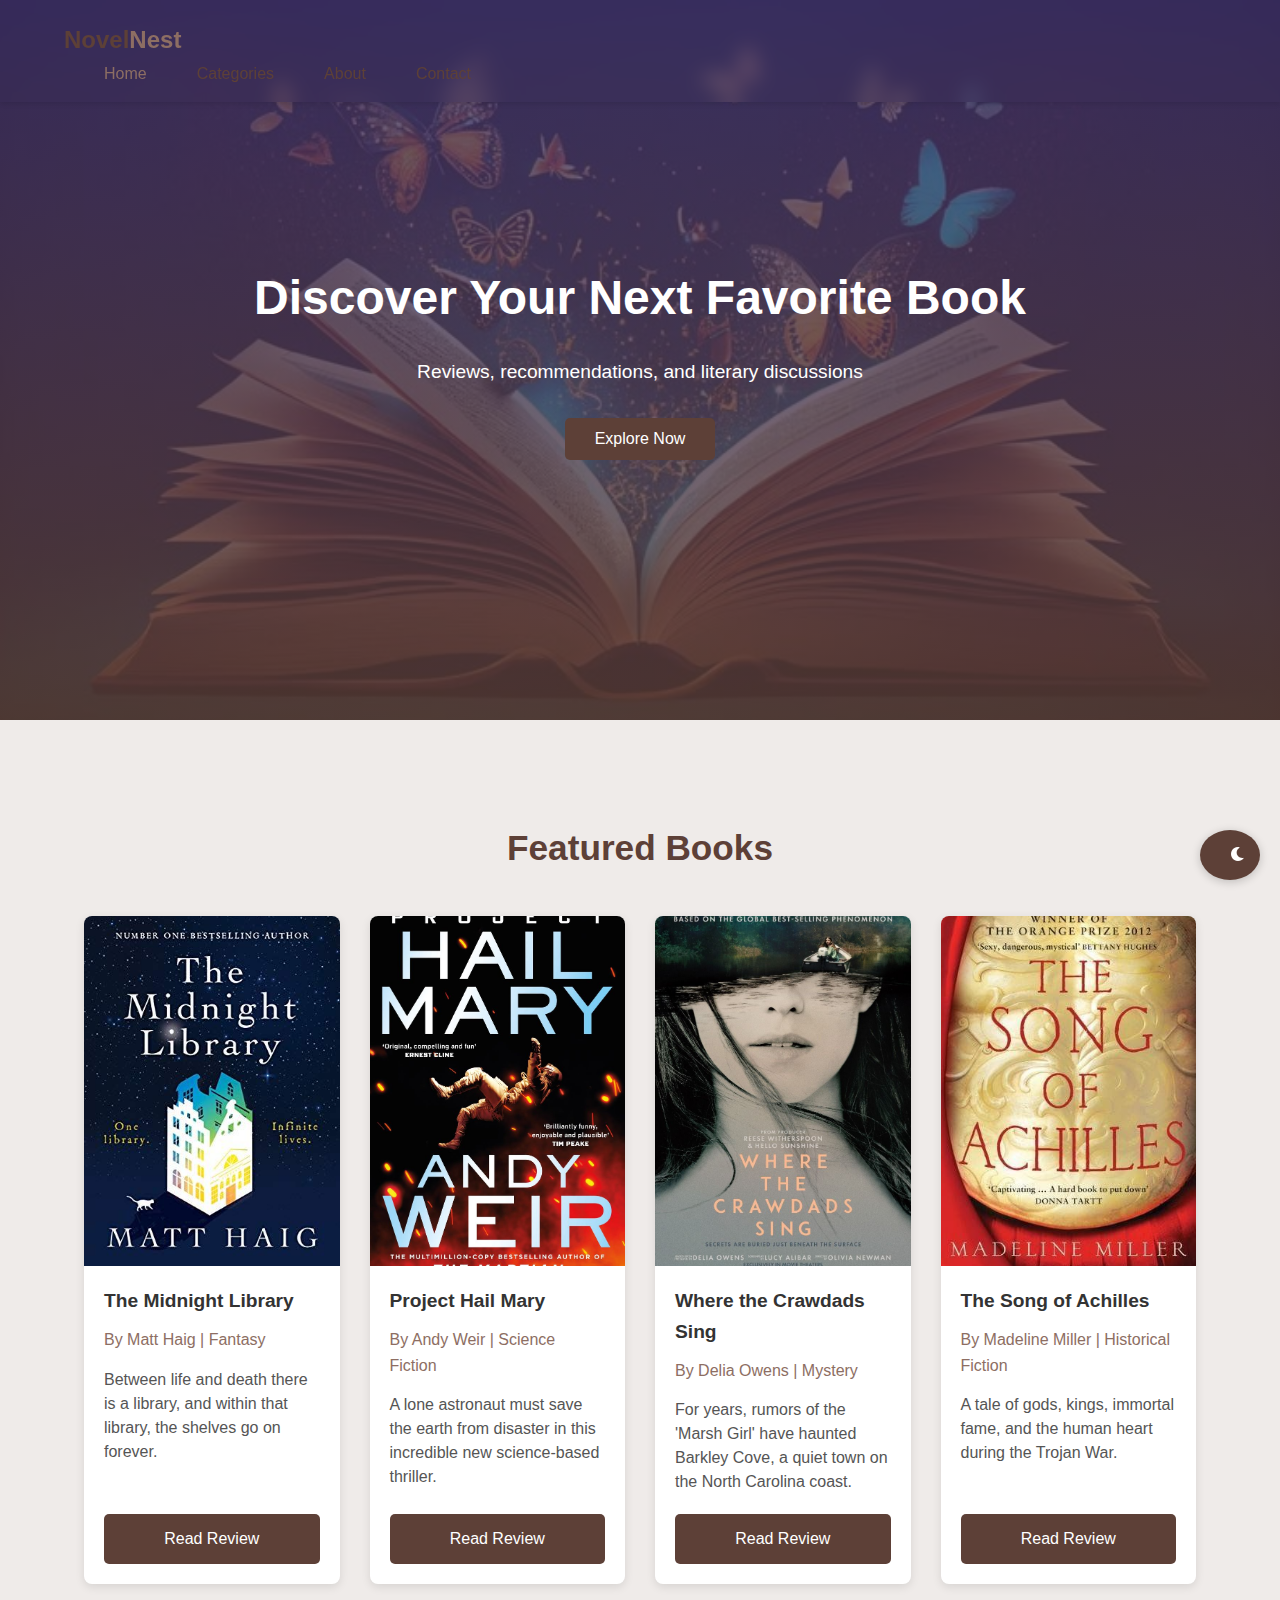
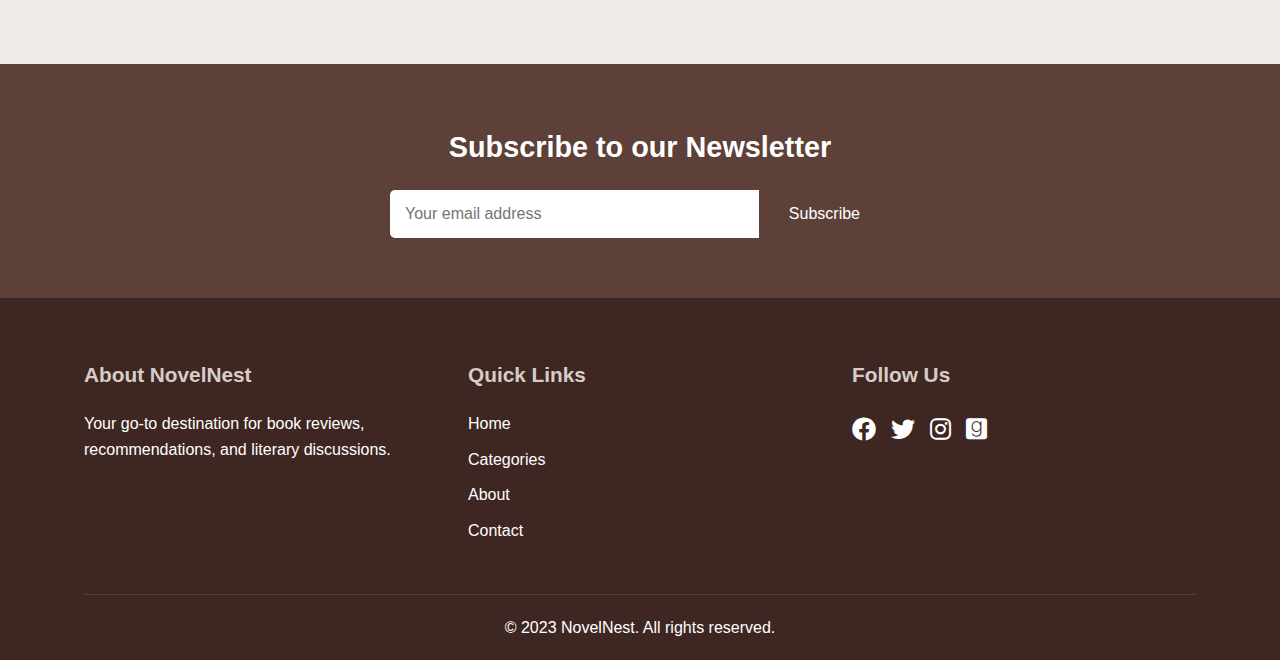
<file: index.html>
<!DOCTYPE html>
<html lang="en">
<head>
    <meta charset="UTF-8">
    <meta name="viewport" content="width=device-width, initial-scale=1.0">
    <title>NovelNest - Your Book Haven</title>
    <link rel="stylesheet" href="styles.css">
    <link rel="stylesheet" href="https://cdnjs.cloudflare.com/ajax/libs/font-awesome/6.0.0-beta3/css/all.min.css">
</head>
<body>
<header>
    <div class="container">
        <a href="index.html" class="logo">  <!-- Added link here -->
            <h1>Novel<span>Nest</span></h1>
        </a>
        <nav>
            <ul>
                <li><a href="index.html" class="active">Home</a></li>
                <li><a href="categories.html">Categories</a></li>
                <li><a href="about.html">About</a></li>
                <li><a href="contact.html">Contact</a></li>
            </ul>
            <div class="hamburger">
                <span></span>
                <span></span>
                <span></span>
            </div>
        </nav>
    </div>
</header>

    <section class="hero" >
        <div class="container">
            <h2>Discover Your Next Favorite Book</h2>
            <p>Reviews, recommendations, and literary discussions</p>
            <button id="exploreBtn">Explore Now</button>
        </div>
    </section>

    <section class="featured">
        <div class="container">
            <h2>Featured Books</h2>
            <div class="book-grid" id="featuredBooks">               
            </div>
        </div>
    </section>

    <section class="newsletter">
        <div class="container">
            <h3>Subscribe to our Newsletter</h3>
            <form id="newsletterForm">
                <input type="email" placeholder="Your email address" required>
                <button type="submit">Subscribe</button>
            </form>
        </div>
    </section>

    <footer>
        <div class="container">
            <div class="footer-content">
                <div class="footer-section about">
                    <h3>About NovelNest</h3>
                    <p>Your go-to destination for book reviews, recommendations, and literary discussions.</p>
                </div>
                <div class="footer-section links">
                    <h3>Quick Links</h3>
                    <ul>
                        <li><a href="index.html">Home</a></li>
                        <li><a href="categories.html">Categories</a></li>
                        <li><a href="about.html">About</a></li>
                        <li><a href="contact.html">Contact</a></li>
                    </ul>
                </div>
                <div class="footer-section social">
                    <h3>Follow Us</h3>
                    <div class="social-icons">
                        <a href="#"><i class="fab fa-facebook"></i></a>
                        <a href="#"><i class="fab fa-twitter"></i></a>
                        <a href="#"><i class="fab fa-instagram"></i></a>
                        <a href="#"><i class="fab fa-goodreads"></i></a>
                    </div>
                </div>
            </div>
            <div class="footer-bottom">
                <p>&copy; 2023 NovelNest. All rights reserved.</p>
            </div>
        </div>
    </footer>

    <script src="script.js"></script>
    <script src="dark-mode.js"></script>
</body>
</html>
</file>
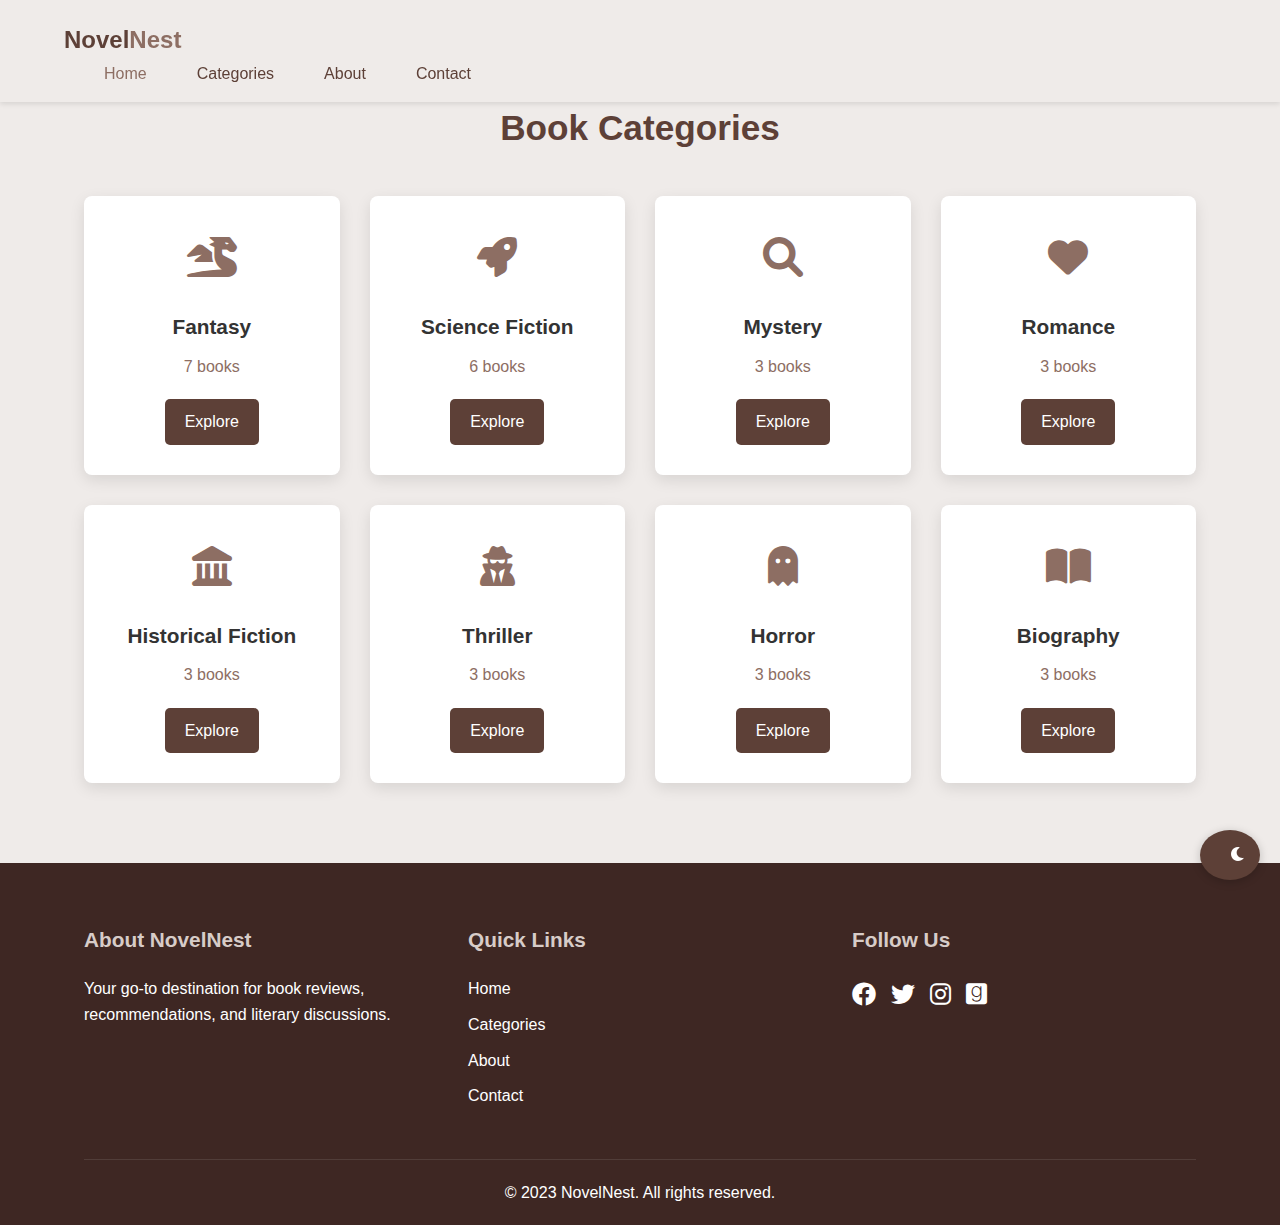
<file: categories.html>
<!DOCTYPE html>
<html lang="en">
<head>
    <meta charset="UTF-8">
    <meta name="viewport" content="width=device-width, initial-scale=1.0">
    <title>NovelNest - Your Book Haven</title>
    <link rel="stylesheet" href="styles.css">
    <link rel="stylesheet" href="https://cdnjs.cloudflare.com/ajax/libs/font-awesome/6.0.0-beta3/css/all.min.css">
</head>
<body>
    <header>
    <div class="container">
        <a href="index.html" class="logo">  <!-- Added link here -->
            <h1>Novel<span>Nest</span></h1>
        </a>
        <nav>
            <ul>
                <li><a href="index.html" class="active">Home</a></li>
                <li><a href="categories.html">Categories</a></li>
                <li><a href="about.html">About</a></li>
                <li><a href="contact.html">Contact</a></li>
            </ul>
            <div class="hamburger">
                <span></span>
                <span></span>
                <span></span>
            </div>
        </nav>
    </div>
</header>

    <section class="categories">
        <div class="container">
            <h2>Book Categories</h2>
            <div class="category-grid" id="categoryGrid">
                <!-- Categories will be loaded via JavaScript -->
            </div>
        </div>
    </section>

    <footer>
        <div class="container">
            <div class="footer-content">
                <div class="footer-section about">
                    <h3>About NovelNest</h3>
                    <p>Your go-to destination for book reviews, recommendations, and literary discussions.</p>
                </div>
                <div class="footer-section links">
                    <h3>Quick Links</h3>
                    <ul>
                        <li><a href="index.html">Home</a></li>
                        <li><a href="categories.html">Categories</a></li>
                        <li><a href="about.html">About</a></li>
                        <li><a href="contact.html">Contact</a></li>
                    </ul>
                </div>
                <div class="footer-section social">
                    <h3>Follow Us</h3>
                    <div class="social-icons">
                        <a href="#"><i class="fab fa-facebook"></i></a>
                        <a href="#"><i class="fab fa-twitter"></i></a>
                        <a href="#"><i class="fab fa-instagram"></i></a>
                        <a href="#"><i class="fab fa-goodreads"></i></a>
                    </div>
                </div>
            </div>
            <div class="footer-bottom">
                <p>&copy; 2023 NovelNest. All rights reserved.</p>
            </div>
        </div>
    </footer>

    <script src="script.js"></script>
    <script>
        // Load categories
        document.addEventListener('DOMContentLoaded', function() {
            const categories = [
                { name: "Fantasy", count: 7, icon: "fa-dragon", id: "fantasy" },
                { name: "Science Fiction", count: 6, icon: "fa-rocket", id: "sci-fi" },
                { name: "Mystery", count: 3, icon: "fa-search", id: "mystery" },
                { name: "Romance", count: 3, icon: "fa-heart", id: "romance" },
                { name: "Historical Fiction", count: 3, icon: "fa-landmark", id: "historical" },
                { name: "Thriller", count: 3, icon: "fa-user-secret", id: "thriller" },
                { name: "Horror", count: 3, icon: "fa-ghost", id: "horror" },
                { name: "Biography", count: 3, icon: "fa-book-open", id: "biography" }
            ];
    
            const categoryGrid = document.getElementById('categoryGrid');
            
            categories.forEach(category => {
                const categoryCard = document.createElement('div');
                categoryCard.className = 'category-card';
                categoryCard.innerHTML = `
                    <div class="category-icon">
                        <i class="fas ${category.icon}"></i>
                    </div>
                    <h3>${category.name}</h3>
                    <p>${category.count} books</p>
                    <a href="categorybooks.html?category=${category.id}" class="btn">Explore</a>
                `;
                categoryGrid.appendChild(categoryCard);
            });
    
            // Add mobile menu functionality
            const hamburger = document.querySelector('.hamburger');
            const navMenu = document.querySelector('nav ul');
    
            hamburger.addEventListener('click', function() {
                this.classList.toggle('active');
                navMenu.classList.toggle('active');
            });
    
            document.querySelectorAll('nav ul li a').forEach(link => {
                link.addEventListener('click', () => {
                    hamburger.classList.remove('active');
                    navMenu.classList.remove('active');
                });
            });
        });
    </script>
    <script src="dark-mode.js"></script>
</body>
</html>
</file>
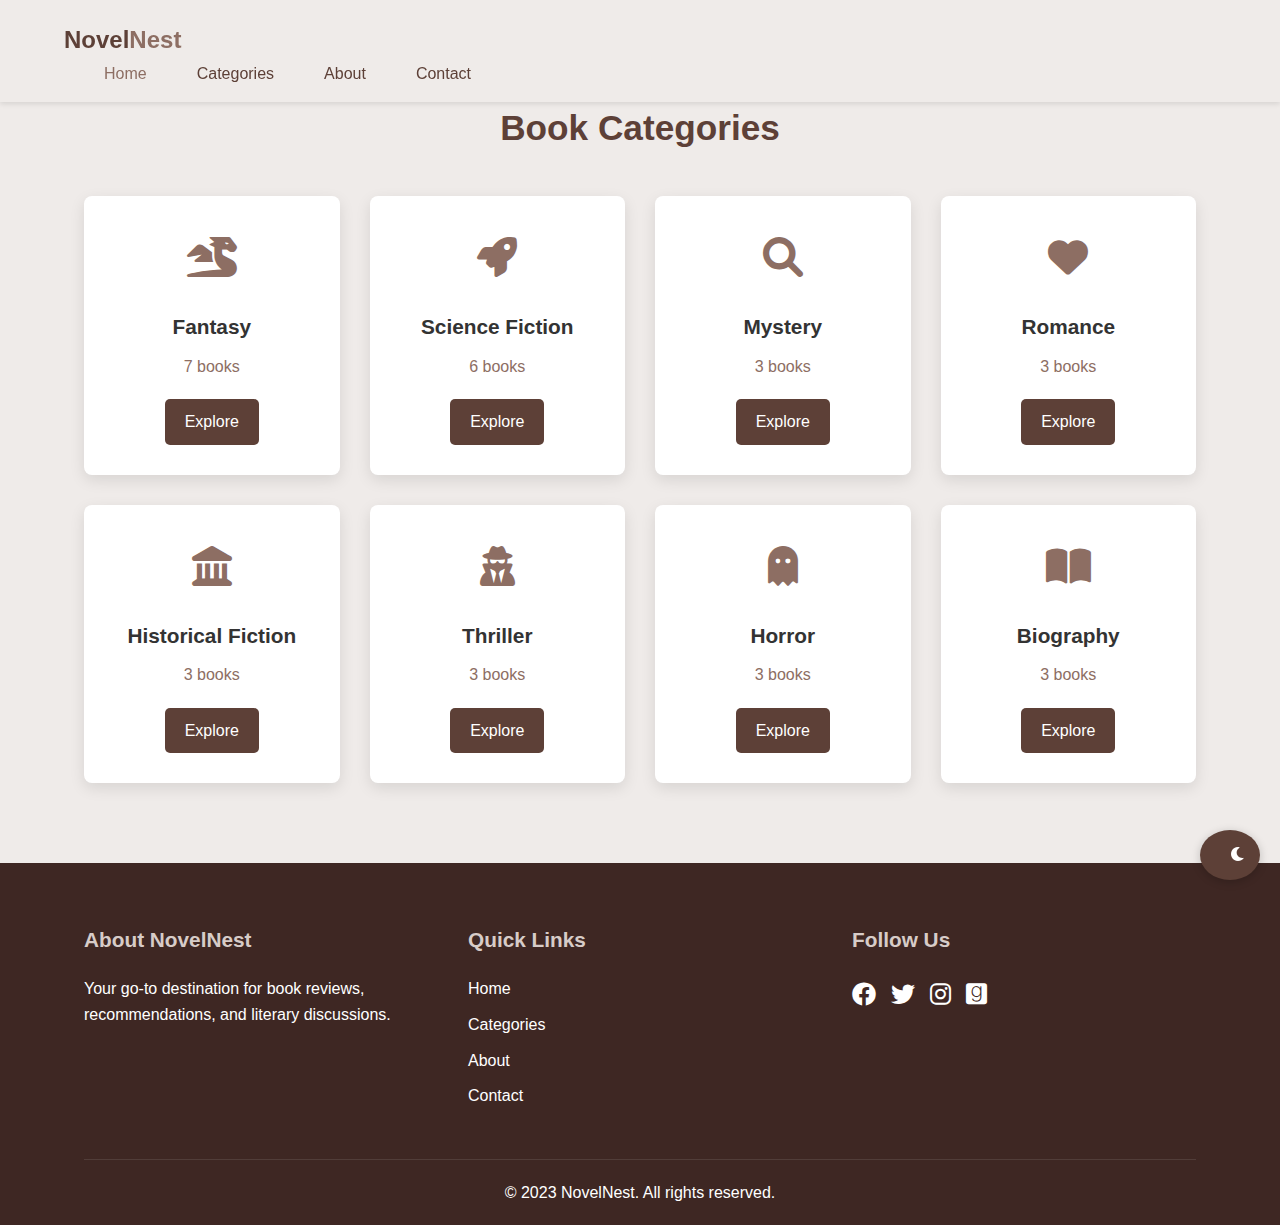
<file: categorybooks.html>
<!DOCTYPE html>
<html lang="en">
<head>
    <meta charset="UTF-8">
    <meta name="viewport" content="width=device-width, initial-scale=1.0">
    <title>NovelNest - Your Book Haven</title>
    <link rel="stylesheet" href="styles.css">
    <link rel="stylesheet" href="https://cdnjs.cloudflare.com/ajax/libs/font-awesome/6.0.0-beta3/css/all.min.css">
</head>
<body>
    <header>
    <div class="container">
        <a href="index.html" class="logo">  <!-- Added link here -->
            <h1>Novel<span>Nest</span></h1>
        </a>
        <nav>
            <ul>
                <li><a href="index.html" class="active">Home</a></li>
                <li><a href="categories.html">Categories</a></li>
                <li><a href="about.html">About</a></li>
                <li><a href="contact.html">Contact</a></li>
            </ul>
            <div class="hamburger">
                <span></span>
                <span></span>
                <span></span>
            </div>
        </nav>
    </div>
</header>

    <section class="category-books">
        <div class="container">
            <h2 id="category-title">Category Books</h2>
            <div class="category-quote" id="categoryQuote">
                <blockquote>
                    <p id="quote-text">Default quote about books</p>
                    <footer id="quote-author">— NovelNest Team</footer>
                </blockquote>
            </div>
    
            <div class="books-grid" id="booksGrid">
            </div>
        </div>
    </section>

    <footer>
        <div class="container">
            <div class="footer-content">
                <div class="footer-section about">
                    <h3>About NovelNest</h3>
                    <p>Your go-to destination for book reviews, recommendations, and literary discussions.</p>
                </div>
                <div class="footer-section links">
                    <h3>Quick Links</h3>
                    <ul>
                        <li><a href="index.html">Home</a></li>
                        <li><a href="categories.html">Categories</a></li>
                        <li><a href="about.html">About</a></li>
                        <li><a href="contact.html">Contact</a></li>
                    </ul>
                </div>
                <div class="footer-section social">
                    <h3>Follow Us</h3>
                    <div class="social-icons">
                        <a href="#"><i class="fab fa-facebook"></i></a>
                        <a href="#"><i class="fab fa-twitter"></i></a>
                        <a href="#"><i class="fab fa-instagram"></i></a>
                        <a href="#"><i class="fab fa-goodreads"></i></a>
                    </div>
                </div>
            </div>
            <div class="footer-bottom">
                <p>&copy; 2023 NovelNest. All rights reserved.</p>
            </div>
        </div>
    </footer>

    <script src="categorybooks.js"></script>
    <script src="dark-mode.js"></script>
</body>
</html>
</file>
<file: styles.css>
/* Global Styles */
:root {
    --primary-color: #5d4037;
    --secondary-color: #8d6e63;
    --accent-color: #d7ccc8;
    --light-color: #efebe9;
    --dark-color: #3e2723;
    --text-color: #333;
    --white: #fff;
}

* {
    margin: 0;
    padding: 0;
    box-sizing: border-box;
}

body {
    font-family: 'Segoe UI', Tahoma, Geneva, Verdana, sans-serif;
    line-height: 1.6;
    color: var(--text-color);
    background-color: var(--light-color);
}

.container {
    width: 90%;
    max-width: 1200px;
    margin: 0 auto;
    padding: 0 20px;
}

a {
    text-decoration: none;
    color: var(--primary-color);
}

ul {
    list-style: none;
}

/* Header Styles */
header {
    background-color: var(--white);
    box-shadow: 0 2px 5px rgba(0, 0, 0, 0.1);
    position: fixed;
    width: 100%;
    z-index: 1000;
    padding: 5px 0;
    top: 0;
    left: 0;
    backdrop-filter: blur(10px);
    background-color: rgba(255, 255, 255, 0);
    will-change: background-color;
    margin: 0;
}

header .container {
    padding: 10px 0; /
}


.logo {
    font-size: 1.8rem;
    font-weight: 700;
    color: var(--primary-color);
}

.logo h1 {
    margin: 0;             /* Removes default h1 margin if needed */
    display: inline-block;
    font-size: 1.5rem;
}

.logo span {
    color: var(--secondary-color);
}

.logo:hover {
  color: #ff6600; /* or whatever accent color you like */
}

nav {
    display: flex;
    justify-content: space-between;
    align-items: center;
}

nav ul {
    display: flex;
}

nav ul li {
    margin-left: 30px;
}

nav ul li a {
    font-weight: 500;
    transition: color 0.3s;
    padding: 4px 10px;
}

nav ul li a:hover, nav ul li a.active {
    color: var(--secondary-color);
}

.hamburger {
    display: none;
    cursor: pointer;
}

.hamburger span {
    display: block;
    width: 25px;
    height: 3px;
    background-color: var(--primary-color);
    margin: 5px 0;
    transition: all 0.3s ease;
}

html {
    scroll-padding-top: 80px; 
}

/* Fallback for older browsers */
:target::before {
    content: "";
    display: block;
    height: 80px; 
    margin-top: -80px; 
    visibility: hidden;
}

/* Hero Section */
.hero {
    background: 
        linear-gradient(rgba(65, 51, 109, 0.8), rgba(93, 64, 55, 0.8)),
        url('Images/butterflies.jpeg') no-repeat center center/cover;
    height: 80vh;
    min-height: 400px;
    display: flex;
    align-items: center;
    justify-content: center;
    text-align: center;
    color: var(--white);
    padding: 0 20px; 
    position: relative;
    overflow: hidden; 
}

.hero h2 {
    font-size: 3rem;
    margin-bottom: 20px;
}

.hero p {
    font-size: 1.2rem;
    margin-bottom: 30px;
}

button, .btn {
    display: inline-block;
    background-color: var(--primary-color);
    color: var(--white);
    padding: 12px 30px;
    border: none;
    border-radius: 5px;
    cursor: pointer;
    font-size: 1rem;
    transition: background-color 0.3s;
}

button:hover, .btn:hover {
    background-color: var(--secondary-color);
}

/* Featured Books */
.featured {
    padding: 80px 0;
}

.featured h2 {
    text-align: center;
    margin-bottom: 40px;
    font-size: 2.2rem;
    color: var(--primary-color);
}

.book-grid {
    display: grid;
    grid-template-columns: repeat(auto-fill, minmax(250px, 1fr));
    gap: 30px;
}

.book-card {
    background-color: var(--white);
    border-radius: 8px;
    overflow: hidden;
    box-shadow: 0 5px 15px rgba(0, 0, 0, 0.1);
    transition: transform 0.3s;
}

.book-card:hover {
    transform: translateY(-10px);
}

.book-img {
    height: 350px;
    overflow: hidden;
}

.book-img img {
    width: 100%;
    height: 100%;
    object-fit: cover;
    transition: transform 0.5s;
}

.book-card:hover .book-img img {
    transform: scale(1.05);
}

.book-info {
    padding: 20px;
}

.book-info h3 {
    margin-bottom: 10px;
    font-size: 1.2rem;
}

.book-info p {
    color: var(--secondary-color);
    margin-bottom: 15px;
}

.book-info .btn {
    width: 100%;
    text-align: center;
}

/* Newsletter */
.newsletter {
    background-color: var(--primary-color);
    color: var(--white);
    padding: 60px 0;
    text-align: center;
}

.newsletter h3 {
    font-size: 1.8rem;
    margin-bottom: 20px;
}

.newsletter form {
    display: flex;
    max-width: 500px;
    margin: 0 auto;
}

.newsletter input {
    flex: 1;
    padding: 15px;
    border: none;
    border-radius: 5px 0 0 5px;
    font-size: 1rem;
}

.newsletter button {
    border-radius: 0 5px 5px 0;
}

/* Footer */
footer {
    background-color: var(--dark-color);
    color: var(--white);
    padding: 60px 0 0;
}

.footer-content {
    display: grid;
    grid-template-columns: repeat(auto-fit, minmax(250px, 1fr));
    gap: 40px;
    margin-bottom: 40px;
}

.footer-section h3 {
    font-size: 1.3rem;
    margin-bottom: 20px;
    color: var(--accent-color);
}

.footer-section.about p {
    margin-bottom: 20px;
}

.footer-section.links ul li {
    margin-bottom: 10px;
}

.footer-section.links ul li a {
    color: var(--white);
    transition: color 0.3s;
}

.footer-section.links ul li a:hover {
    color: var(--accent-color);
}

.social-icons {
    display: flex;
    gap: 15px;
}

.social-icons a {
    color: var(--white);
    font-size: 1.5rem;
    transition: color 0.3s;
}

.social-icons a:hover {
    color: var(--accent-color);
}

.footer-bottom {
    text-align: center;
    padding: 20px 0;
    border-top: 1px solid rgba(255, 255, 255, 0.1);
}

/* Responsive Design */
@media (max-width: 768px) {
    .hamburger {
        display: block;
    }

    nav ul {
        position: fixed;
        top: 80px;
        left: -100%;
        width: 100%;
        height: calc(100vh - 80px);
        background-color: var(--white);
        flex-direction: column;
        align-items: center;
        padding-top: 40px;
        transition: left 0.3s;
    }

    nav ul.active {
        left: 0;
    }

    nav ul li {
        margin: 15px 0;
    }

    .hero h2 {
        font-size: 2.2rem;
    }

    .hamburger.active span:nth-child(1) {
        transform: rotate(45deg) translate(5px, 5px);
    }

    .hamburger.active span:nth-child(2) {
        opacity: 0;
    }

    .hamburger.active span:nth-child(3) {
        transform: rotate(-45deg) translate(7px, -6px);
    }
}

@media (max-width: 480px) {
    .hero h2 {
        font-size: 1.8rem;
    }

    .hero p {
        font-size: 1rem;
    }

    .newsletter form {
        flex-direction: column;
    }

    .newsletter input {
        border-radius: 5px;
        margin-bottom: 10px;
    }

    .newsletter button {
        border-radius: 5px;
        width: 100%;
    }
}

/* Categories Page */
.categories {
    padding: 100px 0 80px;
    position: relative; 
    z-index: 1; 
}

.category-content {
    padding-top: 80px; /* Matches header height */
    margin-top: -80px; /* Pulls content up to compensate */
}

.categories h2 {
    text-align: center;
    margin-bottom: 40px;
    font-size: 2.2rem;
    color: var(--primary-color);
}

.category-grid {
    display: grid;
    grid-template-columns: repeat(auto-fill, minmax(250px, 1fr));
    gap: 30px;
}

.category-card {
    background-color: var(--white);
    border-radius: 8px;
    padding: 30px;
    text-align: center;
    box-shadow: 0 5px 15px rgba(0, 0, 0, 0.1);
    transition: transform 0.3s;
}

.category-card:hover {
    transform: translateY(-10px);
}

.category-icon {
    font-size: 2.5rem;
    color: var(--secondary-color);
    margin-bottom: 20px;
}

.category-card h3 {
    margin-bottom: 10px;
    font-size: 1.3rem;
}

.category-card p {
    color: var(--secondary-color);
    margin-bottom: 20px;
}

.category-card .btn {
    display: inline-block;
    width: auto;
    padding: 10px 20px;
}

/* About Page Styles */
.about-section {
    padding: 100px 0;
}

.about-content {
    display: flex;
    gap: 50px;
    align-items: center;
    margin-bottom: 60px;
}

.about-text {
    flex: 1;
}

.about-image {
    flex: 1;
}

.about-image img {
    width: 100%;
    border-radius: 8px;
    box-shadow: 0 5px 15px rgba(0, 0, 0, 0.1);
}

.stats {
    display: flex;
    justify-content: space-between;
    margin-top: 30px;
}

.stat-item {
    text-align: center;
}

.stat-item .number {
    display: block;
    font-size: 2rem;
    font-weight: bold;
    color: var(--primary-color);
}

.stat-item .label {
    font-size: 0.9rem;
    color: var(--secondary-color);
}

.team-section {
    margin-top: 60px;
}

.team-section h2 {
    text-align: center;
    margin-bottom: 40px;
    font-size: 2.2rem;
    color: var(--primary-color);
}

.team-grid {
    display: grid;
    grid-template-columns: repeat(auto-fill, minmax(300px, 1fr));
    gap: 30px;
}

.team-member {
    background-color: var(--white);
    padding: 30px;
    border-radius: 8px;
    text-align: center;
    box-shadow: 0 5px 15px rgba(0, 0, 0, 0.1);
}

.team-member img {
    width: 150px;
    height: 150px;
    border-radius: 50%;
    object-fit: cover;
    margin-bottom: 20px;
    border: 5px solid var(--accent-color);
}

.team-member h3 {
    margin-bottom: 5px;
}

.team-member .position {
    color: var(--secondary-color);
    font-weight: 500;
    margin-bottom: 15px;
}

.team-member .bio {
    font-size: 0.9rem;
}

/* Contact Page Styles */
.contact-section {
    padding: 100px 0 60px;
}

.contact-section h2 {
    text-align: center;
    margin-bottom: 40px;
    font-size: 2.2rem;
    color: var(--primary-color);
}

.contact-container {
    display: flex;
    gap: 50px;
}

.contact-info, .contact-form {
    flex: 1;
}

.contact-info {
    padding-right: 30px;
}

.contact-info h3, .contact-form h3 {
    margin-bottom: 20px;
    font-size: 1.5rem;
}

.info-item {
    display: flex;
    align-items: center;
    margin-bottom: 20px;
}

.info-item i {
    font-size: 1.2rem;
    color: var(--primary-color);
    margin-right: 15px;
    width: 25px;
    text-align: center;
}

.contact-hours {
    margin-top: 40px;
    padding-top: 20px;
    border-top: 1px solid var(--accent-color);
}

.contact-hours h4 {
    margin-bottom: 15px;
    font-size: 1.2rem;
}

.form-group {
    margin-bottom: 20px;
}

.form-group label {
    display: block;
    margin-bottom: 8px;
    font-weight: 500;
}

.form-group input,
.form-group select,
.form-group textarea {
    width: 100%;
    padding: 12px;
    border: 1px solid #ddd;
    border-radius: 5px;
    font-family: inherit;
    font-size: 1rem;
}

.form-group textarea {
    resize: vertical;
}

.map-section {
    padding: 40px 0 80px;
}

.map-section h3 {
    text-align: center;
    margin-bottom: 30px;
    font-size: 1.8rem;
    color: var(--primary-color);
}

.map-container {
    border-radius: 8px;
    overflow: hidden;
    box-shadow: 0 5px 15px rgba(0, 0, 0, 0.1);
}

/* Responsive Adjustments */
@media (max-width: 768px) {
    .about-content {
        flex-direction: column;
    }
    
    .contact-container {
        flex-direction: column;
    }
    
    .contact-info {
        padding-right: 0;
        margin-bottom: 40px;
    }
    
    .team-grid {
        grid-template-columns: 1fr;
    }
}

/* Category Books Grid Layout */
.books-grid {
    display: grid;
    grid-template-columns: repeat(auto-fill, minmax(300px, 1fr));
    gap: 30px;
    margin-top: 30px;
    padding-top: 20px; 
}

.book-card {
    display: flex;
    flex-direction: column;
    background: white;
    border-radius: 8px;
    overflow: hidden;
    box-shadow: 0 3px 10px rgba(0,0,0,0.1);
    transition: all 0.3s ease;
    height: 100%;
}

.book-card:hover {
    transform: translateY(-5px);
    box-shadow: 0 5px 15px rgba(0,0,0,0.2);
}

.book-cover {
    height: 250px;
    overflow: hidden;
    position: relative;
}

.book-cover img {
    width: 100%;
    height: 100%;
    object-fit: cover;
    transition: transform 0.5s ease;
}

.book-card:hover .book-cover img {
    transform: scale(1.1);
}

.book-info {
    padding: 20px;
    flex: 1;
    display: flex;
    flex-direction: column;
}

.book-info h3 {
    margin-bottom: 10px;
    color: #333;
}

.book-info .author {
    color: #666;
    font-style: italic;
    margin-bottom: 15px;
}

.book-info .description {
    color: #555;
    margin-bottom: 20px;
    line-height: 1.5;
    flex-grow: 1;
}

.reactions {
    display: flex;
    gap: 15px;
    margin-top: auto;
}

.like-btn, .dislike-btn {
    display: flex;
    align-items: center;
    gap: 8px;
    padding: 8px 15px;
    border: none;
    border-radius: 20px;
    cursor: pointer;
    font-size: 0.9rem;
    transition: all 0.2s ease;
}

.like-btn {
    background: rgba(46, 125, 50, 0.1);
    color: #2e7d32;
}

.dislike-btn {
    background: rgba(198, 40, 40, 0.1);
    color: #c62828;
}

.like-btn:hover {
    background: rgba(46, 125, 50, 0.2);
}

.dislike-btn:hover {
    background: rgba(198, 40, 40, 0.2);
}

.like-btn.active {
    background: rgba(46, 125, 50, 0.3) !important;
    color: #2e7d32 !important;
}

.dislike-btn.active {
    background: rgba(198, 40, 40, 0.3) !important;
    color: #c62828 !important;
}

.like-btn.active i,
.dislike-btn.active i {
    font-weight: 900;
}

/* Responsive adjustments */
@media (max-width: 1024px) {
    .books-grid {
        grid-template-columns: repeat(auto-fill, minmax(250px, 1fr));
    }
}

@media (max-width: 768px) {
    .books-grid {
        grid-template-columns: 1fr;
    }
    
    .book-cover {
        height: 300px;
    }
}

@media (max-width: 480px) {
    .book-cover {
        height: 200px;
    }
    
    .book-info {
        padding: 15px;
    }
    
    .reactions {
        flex-direction: column;
        gap: 10px;
    }
    
    .like-btn, .dislike-btn {
        justify-content: center;
    }
}

/* Category Quote Styles */
.category-quote {
    margin: 30px 0;
    padding: 20px;
    background-color: var(--light-color);
    border-left: 4px solid var(--primary-color);
    border-radius: 0 8px 8px 0;
}

.category-quote blockquote {
    margin: 0;
    font-style: italic;
    color: var(--dark-color);
    line-height: 1.6;
}

.category-quote footer {
    margin-top: 10px;
    font-style: normal;
    font-weight: 500;
    color: var(--secondary-color);
}

.categories, 
.about-section, 
.contact-section, 
.featured, 
.category-books,
.bookReviewContent,
.map-section {
    padding: 100px 0 80px;
}

#category-books-section {
    padding-top: 100px;
    margin-top: -80px; 
}

a:focus, button:focus, input:focus, textarea:focus {
    outline: 2px dashed var(--accent-color);
    outline-offset: 4px;
}
</file>
